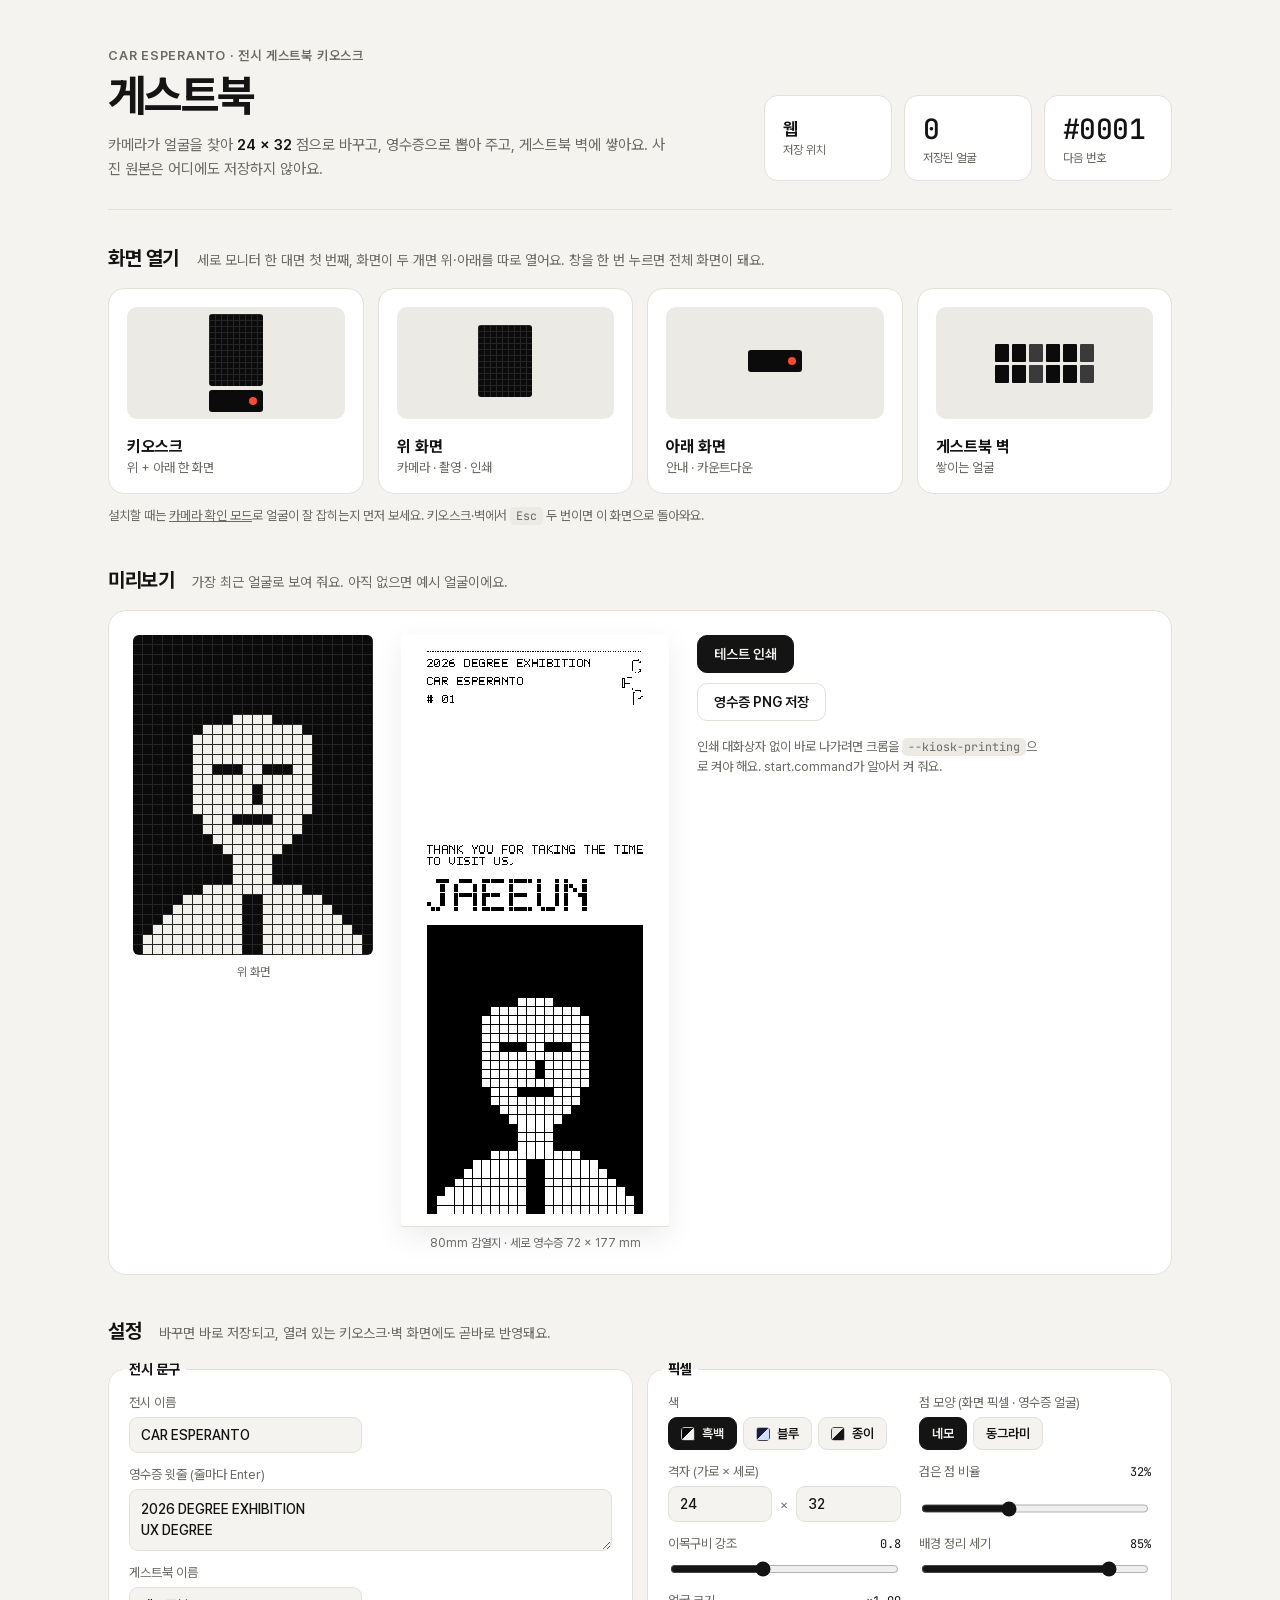
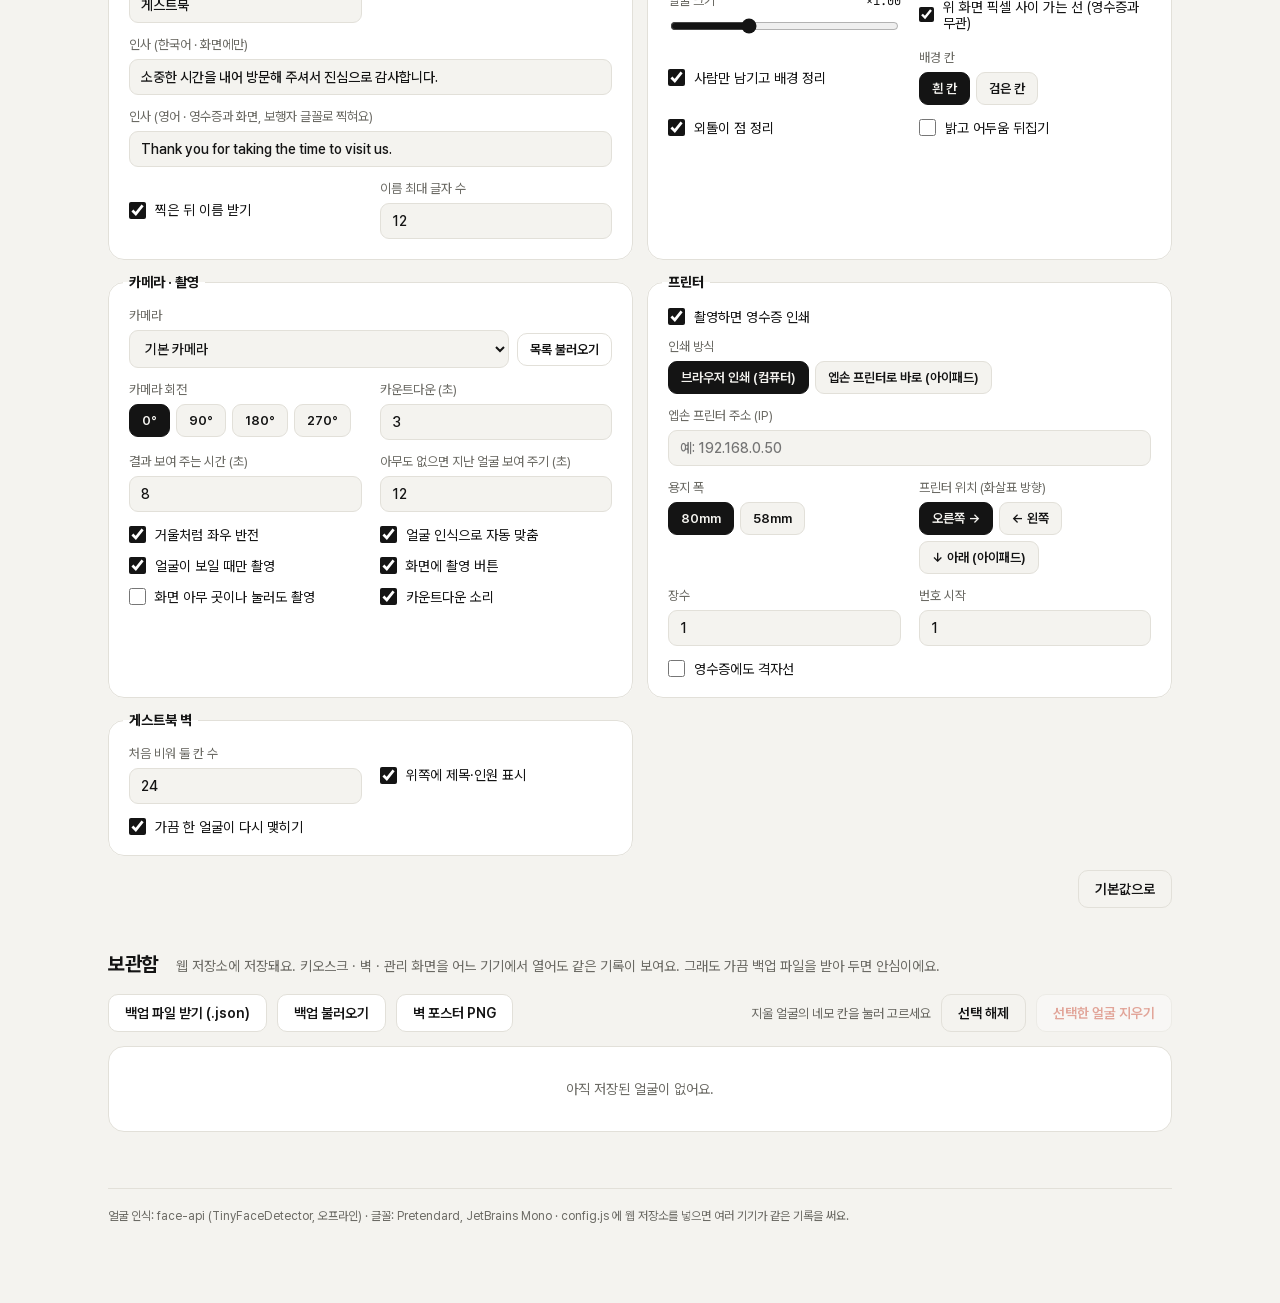
<file: index.html>
<!doctype html>
<html lang="ko">
<head>
<meta charset="utf-8">
<meta name="viewport" content="width=device-width, initial-scale=1">
<title>게스트북 · 관리</title>
<link rel="stylesheet" href="css/base.css?v=1795400000">
<link rel="stylesheet" href="css/admin.css?v=1795400000">
</head>
<body>
<main>
  <header class="top">
    <div>
      <p class="kicker"><span data-bind="title">CAR ESPERANTO</span> · 전시 게스트북 키오스크</p>
      <h1>게스트북</h1>
      <p class="lede">카메라가 얼굴을 찾아 <b data-bind="grid">24 × 32</b> 점으로 바꾸고, 영수증으로 뽑아 주고, 게스트북 벽에 쌓아요. 사진 원본은 어디에도 저장하지 않아요.</p>
    </div>
    <div class="stats">
      <div class="stat"><span id="stStore" style="font-size:18px;font-weight:650;padding-top:8px">…</span><small>저장 위치</small></div>
      <div class="stat"><span class="mono" id="stCount">0</span><small>저장된 얼굴</small></div>
      <div class="stat"><span class="mono" id="stNext">#0001</span><small>다음 번호</small></div>
    </div>
  </header>

  <div class="warn" id="fileWarn" hidden>
    지금 파일을 직접 열었어요. 카메라와 얼굴 인식은 <b>start.command</b>(맥) 또는 <b>start.bat</b>(윈도우)로 열어야 제대로 돌아가요.
  </div>

  <!-- 1. 화면 열기 -->
  <section>
    <div class="sec-head"><h2>화면 열기</h2><p>세로 모니터 한 대면 첫 번째, 화면이 두 개면 위·아래를 따로 열어요. 창을 한 번 누르면 전체 화면이 돼요.</p></div>
    <div class="launch">
      <a class="card" href="kiosk.html?screen=both" target="_blank" data-win="both">
        <div class="diagram d-both"><i class="t"></i><i class="b"></i></div>
        <b>키오스크</b><span>위 + 아래 한 화면</span>
      </a>
      <a class="card" href="kiosk.html?screen=top" target="_blank" data-win="top">
        <div class="diagram d-top"><i class="t"></i></div>
        <b>위 화면</b><span>카메라 · 촬영 · 인쇄</span>
      </a>
      <a class="card" href="kiosk.html?screen=bottom" target="_blank" data-win="bottom">
        <div class="diagram d-bottom"><i class="b"></i></div>
        <b>아래 화면</b><span>안내 · 카운트다운</span>
      </a>
      <a class="card" href="wall.html" target="_blank" data-win="wall">
        <div class="diagram d-wall"><i></i><i></i><i></i><i></i><i></i><i></i><i></i><i></i><i></i><i></i><i></i><i></i></div>
        <b>게스트북 벽</b><span>쌓이는 얼굴</span>
      </a>
    </div>
    <p class="hint">설치할 때는 <a href="kiosk.html?screen=both&amp;debug" target="_blank">카메라 확인 모드</a>로 얼굴이 잘 잡히는지 먼저 보세요. 키오스크·벽에서 <kbd>Esc</kbd> 두 번이면 이 화면으로 돌아와요.</p>
  </section>

  <!-- 2. 미리보기 -->
  <section>
    <div class="sec-head"><h2>미리보기</h2><p>가장 최근 얼굴로 보여 줘요. 아직 없으면 예시 얼굴이에요.</p></div>
    <div class="preview">
      <figure class="pv-screen">
        <canvas id="pvScreen"></canvas>
        <figcaption>위 화면</figcaption>
      </figure>
      <figure class="pv-receipt">
        <div class="paper"><canvas id="pvReceipt"></canvas></div>
        <figcaption><span id="pvPaper">80mm 영수증</span></figcaption>
      </figure>
      <div class="pv-actions">
        <button class="btn primary" id="btnTestPrint">테스트 인쇄</button>
        <button class="btn" id="btnSaveReceipt">영수증 PNG 저장</button>
        <p class="small">인쇄 대화상자 없이 바로 나가려면 크롬을 <code>--kiosk-printing</code>으로 켜야 해요. start.command가 알아서 켜 줘요.</p>
      </div>
    </div>
  </section>

  <!-- 3. 설정 -->
  <section>
    <div class="sec-head"><h2>설정</h2><p>바꾸면 바로 저장되고, 열려 있는 키오스크·벽 화면에도 곧바로 반영돼요.</p></div>
    <form id="settings" class="settings" autocomplete="off">
      <fieldset>
        <legend>전시 문구</legend>
        <label>전시 이름<input name="title" type="text"></label>
        <label class="wide">영수증 윗줄 (줄마다 Enter)<textarea name="subtitle" rows="2"></textarea></label>
        <label>게스트북 이름<input name="label" type="text"></label>
        <label class="wide">인사 (한국어 · 화면에만)<input name="thanks" type="text"></label>
        <label class="wide">인사 (영어 · 영수증과 화면, 보행자 글꼴로 찍혀요)<input name="thanksEn" type="text"></label>
        <label class="check"><input name="askName" type="checkbox">찍은 뒤 이름 받기</label>
        <label>이름 최대 글자 수<input name="nameMax" type="number" min="4" max="16" step="1"></label>
      </fieldset>

      <fieldset>
        <legend>픽셀</legend>
        <label>색
          <div class="seg" data-name="theme">
            <button type="button" data-v="mono"><i style="--a:#0b0b0b;--b:#f2f1ec"></i>흑백</button>
            <button type="button" data-v="blue"><i style="--a:#1d1b3b;--b:#cddfff"></i>블루</button>
            <button type="button" data-v="paper"><i style="--a:#ece9e2;--b:#161616"></i>종이</button>
          </div>
        </label>
        <label>점 모양 (화면 픽셀 · 영수증 얼굴)
          <div class="seg" data-name="shape">
            <button type="button" data-v="square">네모</button>
            <button type="button" data-v="dot">동그라미</button>
          </div>
        </label>
        <label>격자 (가로 × 세로)
          <div class="pair"><input name="cols" type="number" min="12" max="64" step="1"><span>×</span><input name="rows" type="number" min="16" max="86" step="1"></div>
        </label>
        <label>검은 점 비율 <output data-for="darkPct"></output><input name="darkPct" type="range" min="0.15" max="0.6" step="0.01"></label>
        <label>이목구비 강조 <output data-for="detail"></output><input name="detail" type="range" min="0" max="2" step="0.1"></label>
        <label>배경 정리 세기 <output data-for="bgDarken"></output><input name="bgDarken" type="range" min="0" max="1" step="0.05"></label>
        <label>얼굴 크기 <output data-for="zoom"></output><input name="zoom" type="range" min="0.6" max="1.8" step="0.05"></label>
        <label class="check"><input name="screenGrid" type="checkbox">위 화면 픽셀 사이 가는 선 (영수증과 무관)</label>
        <label class="check"><input name="segment" type="checkbox">사람만 남기고 배경 정리</label>
        <label>배경 칸
          <div class="seg" data-name="bgMode">
            <button type="button" data-v="white">흰 칸</button><button type="button" data-v="black">검은 칸</button>
          </div>
        </label>
        <label class="check"><input name="cleanup" type="checkbox">외톨이 점 정리</label>
        <label class="check"><input name="invert" type="checkbox">밝고 어두움 뒤집기</label>
      </fieldset>

      <fieldset>
        <legend>카메라 · 촬영</legend>
        <label class="wide">카메라
          <div class="pair"><select name="cameraId"><option value="">기본 카메라</option></select><button type="button" class="btn small-btn" id="btnCams">목록 불러오기</button></div>
        </label>
        <label>카메라 회전
          <div class="seg" data-name="rotate">
            <button type="button" data-v="0">0°</button><button type="button" data-v="90">90°</button><button type="button" data-v="180">180°</button><button type="button" data-v="270">270°</button>
          </div>
        </label>
        <label>카운트다운 (초)<input name="countdown" type="number" min="0" max="10" step="1"></label>
        <label>결과 보여 주는 시간 (초)<input name="holdSeconds" type="number" min="3" max="30" step="1"></label>
        <label>아무도 없으면 지난 얼굴 보여 주기 (초)<input name="attractAfter" type="number" min="3" max="120" step="1"></label>
        <label class="check"><input name="mirror" type="checkbox">거울처럼 좌우 반전</label>
        <label class="check"><input name="faceDetect" type="checkbox">얼굴 인식으로 자동 맞춤</label>
        <label class="check"><input name="requireFace" type="checkbox">얼굴이 보일 때만 촬영</label>
        <label class="check"><input name="screenButton" type="checkbox">화면에 촬영 버튼</label>
        <label class="check"><input name="tapToShoot" type="checkbox">화면 아무 곳이나 눌러도 촬영</label>
        <label class="check"><input name="sound" type="checkbox">카운트다운 소리</label>
      </fieldset>

      <fieldset>
        <legend>프린터</legend>
        <label class="check"><input name="print" type="checkbox">촬영하면 영수증 인쇄</label>
        <label class="wide">인쇄 방식
          <div class="seg" data-name="printMode">
            <button type="button" data-v="browser">브라우저 인쇄 (컴퓨터)</button><button type="button" data-v="epos">엡손 프린터로 바로 (아이패드)</button>
          </div>
        </label>
        <label class="wide">엡손 프린터 주소 (IP)<input name="eposHost" type="text" placeholder="예: 192.168.0.50" autocomplete="off" spellcheck="false"></label>
        <label>용지 폭
          <div class="seg" data-name="paper">
            <button type="button" data-v="80">80mm</button><button type="button" data-v="58">58mm</button>
          </div>
        </label>
        <label>프린터 위치 (화살표 방향)
          <div class="seg" data-name="printerSide">
            <button type="button" data-v="right">오른쪽 →</button><button type="button" data-v="left">← 왼쪽</button><button type="button" data-v="down">↓ 아래 (아이패드)</button>
          </div>
        </label>
        <label>장수<input name="copies" type="number" min="1" max="5" step="1"></label>
        <label>번호 시작<input name="numberStart" type="number" min="1" step="1"></label>
        <label class="check"><input name="receiptGrid" type="checkbox">영수증에도 격자선</label>
      </fieldset>

      <fieldset>
        <legend>게스트북 벽</legend>
        <label>처음 비워 둘 칸 수<input name="wallMinSlots" type="number" min="1" max="400" step="1"></label>
        <label class="check"><input name="wallHeader" type="checkbox">위쪽에 제목·인원 표시</label>
        <label class="check"><input name="wallTwinkle" type="checkbox">가끔 한 얼굴이 다시 맺히기</label>
      </fieldset>
      <div class="form-foot"><span class="saved" id="saved">저장됨</span><button type="button" class="btn ghost" id="btnReset">기본값으로</button></div>
    </form>
  </section>

  <!-- 4. 보관함 -->
  <section>
    <div class="sec-head"><h2>보관함</h2><p id="storeNote">이 컴퓨터의 크롬 안에 저장돼요. 전시 중에는 하루에 한 번 백업 파일을 받아 두세요.</p></div>
    <div class="archive-bar">
      <button class="btn" id="btnExport">백업 파일 받기 (.json)</button>
      <label class="btn">백업 불러오기<input type="file" id="fileImport" accept="application/json,.json" hidden></label>
      <button class="btn" id="btnPoster">벽 포스터 PNG</button>
      <span class="grow"></span>
      <span class="pick-info" id="pickInfo">지울 얼굴의 네모 칸을 눌러 고르세요</span>
      <button class="btn ghost" id="btnPickNone" hidden>선택 해제</button>
      <button class="btn danger" id="btnDelPicked" disabled>선택한 얼굴 지우기</button>
    </div>
    <div class="archive" id="archive"><p class="empty">아직 저장된 얼굴이 없어요.</p></div>
    <div class="selected" id="selected" hidden>
      <canvas id="selCanvas"></canvas>
      <div>
        <p class="mono sel-no" id="selNo">#0000</p>
        <p class="small" id="selMeta"></p>
        <div class="row">
          <button class="btn" id="btnReprint">영수증 다시 인쇄</button>
          <button class="btn" id="btnSaveSel">영수증 PNG 저장</button>
          <button class="btn danger" id="btnDelete">이 얼굴 지우기</button>
        </div>
      </div>
    </div>
  </section>

  <footer>얼굴 인식: face-api (TinyFaceDetector, 오프라인) · 글꼴: Pretendard, JetBrains Mono · config.js 에 웹 저장소를 넣으면 여러 기기가 같은 기록을 써요.</footer>
</main>
<script src="config.js"></script>
<script src="js/common.js?v=1795400000"></script>
<script src="js/dotname.js?v=1795400000"></script>
<script src="js/admin.js?v=1795400000"></script>
</body>
</html>
</file>
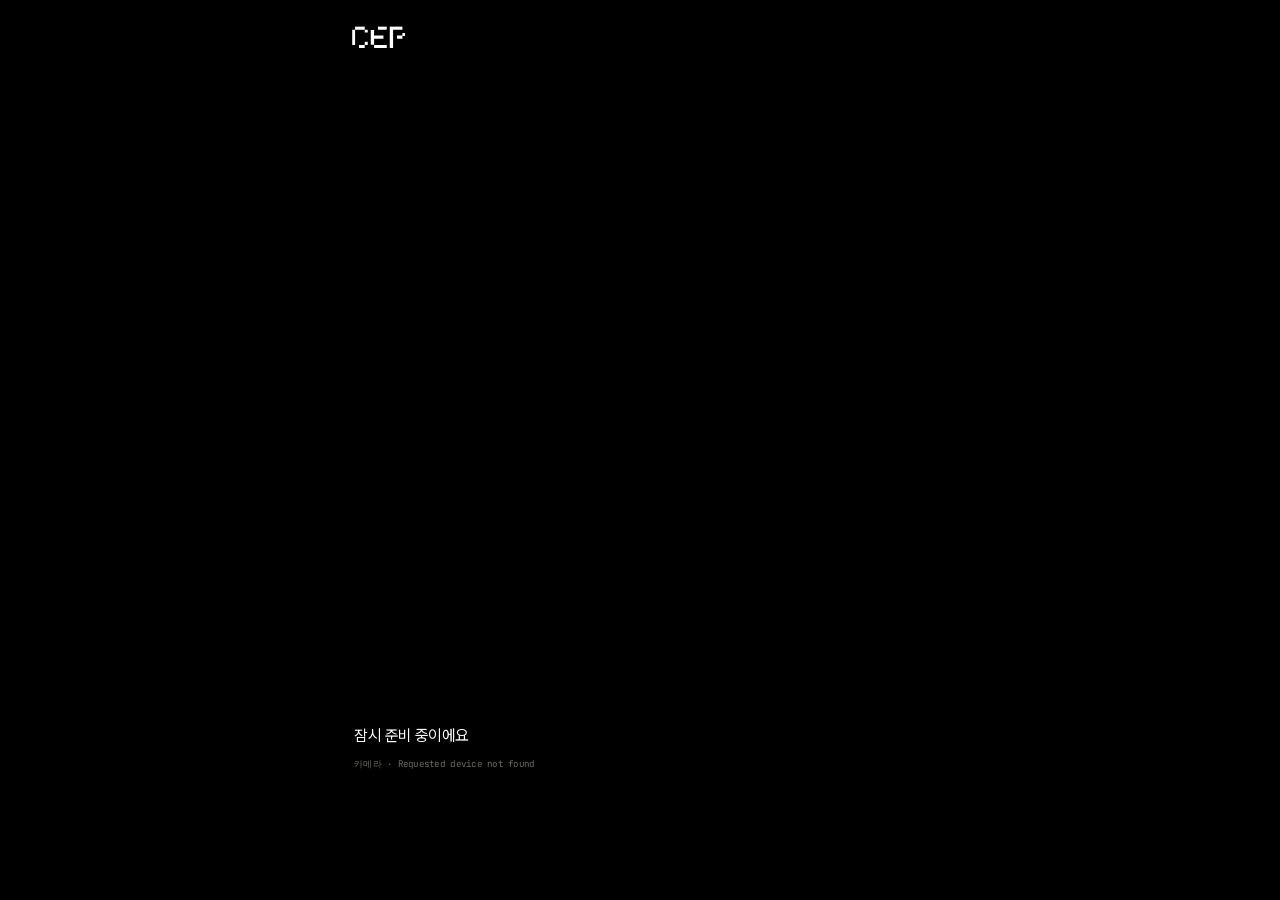
<file: kiosk.html>
<!doctype html>
<html lang="ko">
<head>
<meta charset="utf-8">
<meta name="viewport" content="width=device-width, initial-scale=1, maximum-scale=1, user-scalable=no, viewport-fit=cover">
<meta name="apple-mobile-web-app-capable" content="yes">
<meta name="mobile-web-app-capable" content="yes">
<meta name="apple-mobile-web-app-status-bar-style" content="black-translucent">
<meta name="apple-mobile-web-app-title" content="게스트북">
<meta name="theme-color" content="#000000">
<link rel="manifest" href="manifest.webmanifest">
<link rel="apple-touch-icon" href="icons/icon-180.png">
<title>게스트북 · 키오스크</title>
<link rel="stylesheet" href="css/base.css?v=1795400000">
<link rel="stylesheet" href="css/kiosk.css?v=1795400000">
</head>
<body data-state="boot">
<!-- 피그마 "Guest book design · Section 1 · kiosk ui" 를 1024 × 1366 (iPad Pro 12.9) 좌표 그대로 옮김 -->
<div id="stage">
  <canvas id="faces" aria-hidden="true"></canvas>
  <canvas id="pix" aria-label="픽셀 얼굴"></canvas>
  <div id="dim"></div>
  <div id="flash"></div>
  <i class="svg" id="digit" aria-live="polite"></i>
  <i class="svg ui" id="logo" role="button" aria-label="처음으로"></i>

  <!-- 메인 -->
  <div class="view" id="v-main">
    <div id="mainFade"></div>
    <i class="svg" id="mainTitle" aria-label="CARESPERANTO GUEST BOOK"></i>
    <p id="mainSub">화면을 터치해 방명록을 남겨주세요</p>
  </div>

  <!-- 도형 -->
  <div class="view" id="v-shape">
    <i class="svg title" id="tShape" aria-label="CHOOSE A SHAPE"></i>
    <p class="sub" id="shapeSub">원하시는 도형을 선택해주세요</p>
    <button type="button" class="shape sq" data-shape="square" aria-label="네모"><span></span></button>
    <button type="button" class="shape ci" data-shape="dot" aria-label="동그라미"><span></span></button>
  </div>

  <!-- 촬영 -->
  <div class="view" id="v-photo">
    <i class="svg title" id="tPhoto" aria-label="TAKE A PHOTO"></i>
    <p class="sub" id="photoSub">버튼을 눌러 촬영하세요.</p>
    <button type="button" id="shutter" aria-label="촬영"><i class="svg"></i></button>
    <button type="button" id="retake" aria-label="다시 찍기"><i class="svg"></i><span>RETAKE</span></button>
  </div>

  <!-- 이름 -->
  <div class="view" id="v-name">
    <i class="svg title" id="tName" aria-label="ENTER YOUR NAME"></i>
    <p class="sub" id="nameSub">이름을 입력해주세요.</p>
    <canvas id="nameCv"></canvas>
    <div class="kbd" id="kbdName"></div>
  </div>

  <!-- 남길 말 (터치로 글씨/그림) -->
  <div class="view" id="v-message">
    <div id="paper">
      <i class="svg" id="tMessage" aria-label="LEAVE A MESSAGE"></i>
      <p id="msgSub">터치로 글씨를 쓰거나 그림을 그려보세요.</p>
      <canvas id="drawCv"></canvas>
    </div>
    <div id="deco"></div>
    <button type="button" id="clearBtn" aria-label="지우기"><span>✕ CLEAR</span></button>
  </div>

  <!-- 감사 · 출력 -->
  <div class="view" id="v-thanks">
    <canvas id="thanksName"></canvas>
    <p class="sub" id="thanksSub"><span data-bind="thanks"></span><br><span data-bind="thanksEn"></span></p>
    <button type="button" class="svg-btn" id="printBtn" aria-label="PRINT"><i class="svg"></i></button>
    <button type="button" class="svg-btn" id="gbBtn" aria-label="GUEST BOOK"><i class="svg"></i></button>
  </div>

  <!-- 준비 중 -->
  <div class="view" id="v-error">
    <p class="sub" id="errTitle">잠시 준비 중이에요</p>
    <p class="mono" id="errMsg"></p>
  </div>

  <button type="button" class="svg-btn" id="nextBtn" aria-label="NEXT"><i class="svg"></i></button>
  <div id="toast" role="status"></div>
</div>
<video id="cam" playsinline muted></video>

<script src="vendor/face-api.js"></script>
<script src="vendor/selfie/selfie_segmentation.js"></script>
<script src="config.js"></script>
<script src="js/common.js?v=1795400000"></script>
<script src="js/dotname.js?v=1795400000"></script>
<script src="js/hangul.js?v=1795400000"></script>
<script src="js/kiosk.js?v=1795400000"></script>
</body>
</html>
</file>
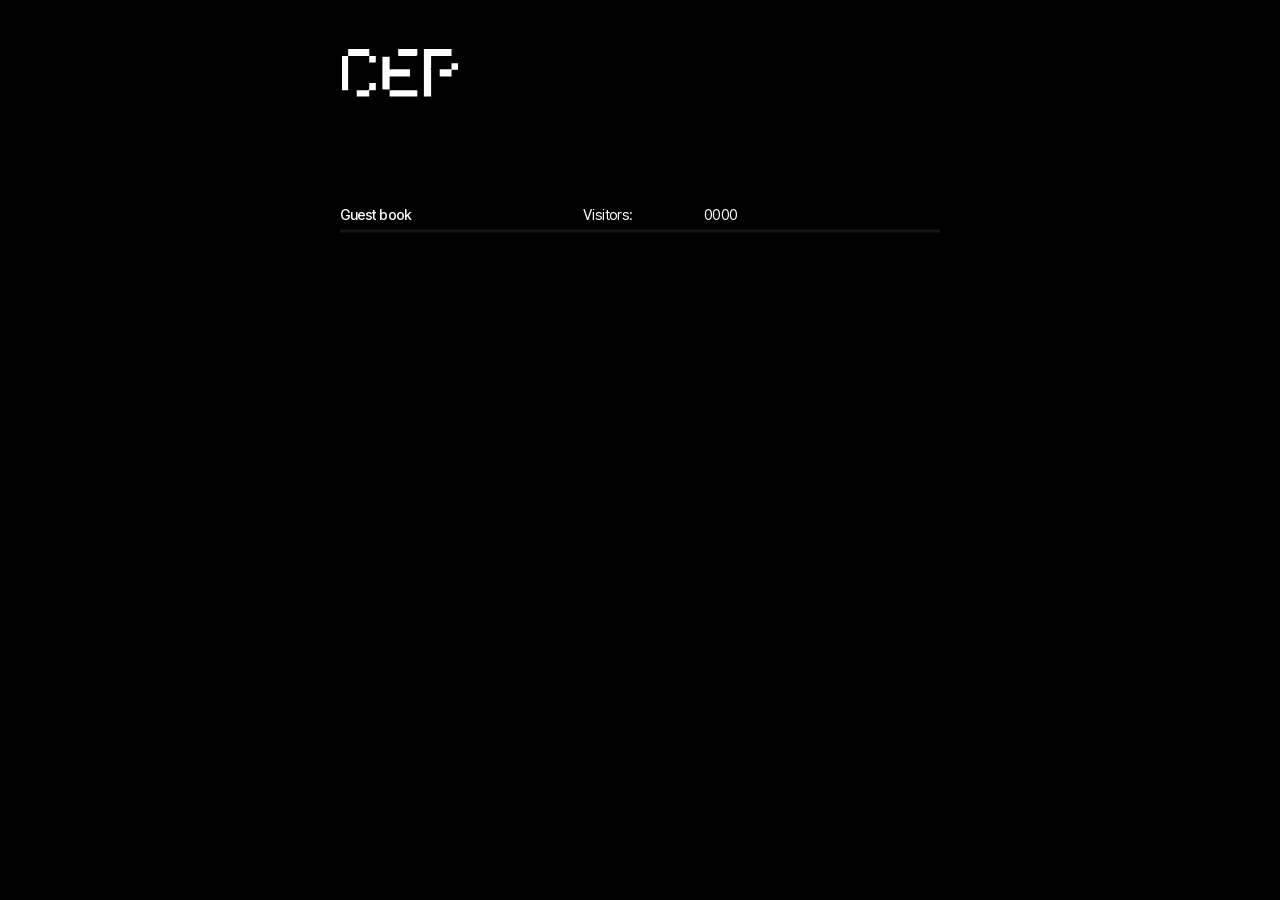
<file: wall.html>
<!doctype html>
<html lang="ko">
<head>
<meta charset="utf-8">
<meta name="viewport" content="width=device-width, initial-scale=1, maximum-scale=1, user-scalable=no, viewport-fit=cover">
<meta name="apple-mobile-web-app-capable" content="yes">
<meta name="theme-color" content="#000000">
<title>게스트북 · GUEST BOOK</title>
<link rel="stylesheet" href="css/base.css?v=1795400000">
<link rel="stylesheet" href="css/wall.css?v=1795400000">
</head>
<body>
<!-- 피그마 "Guest book design · Section 1 · guest book ui" (Main · Front · Back) 를 1024 × 1366 좌표 그대로 -->
<div id="stage">
  <i class="svg" id="logo" role="button" aria-label="CEP"></i>
  <p class="hd" id="hGuest">Guest book</p>
  <p class="hd" id="hVisitors">Visitors:</p>
  <p class="hd" id="hCount">0000</p>
  <div id="grid"><div id="gridIn"></div></div>

  <div id="detail" hidden>
    <div id="dim"></div>
    <button type="button" class="pill" id="reprint">REPRINT</button>
    <button type="button" class="pill red" id="delete">DELETE</button>
    <div id="card"><img id="cardImg" alt=""></div>
    <button type="button" class="arrow" id="prev" aria-label="이전"><i class="svg"></i></button>
    <button type="button" class="arrow" id="next" aria-label="다음"><i class="svg"></i></button>
    <p id="caption"></p>
  </div>
  <div id="toast" role="status"></div>
</div>
<script src="config.js"></script>
<script src="js/common.js?v=1795400000"></script>
<script src="js/dotname.js?v=1795400000"></script>
<script src="js/wall.js?v=1795400000"></script>
</body>
</html>
</file>
<file: css/base.css>
@font-face { font-family: 'Pretendard'; src: url('../fonts/PretendardVariable.woff2') format('woff2-variations'), url('../fonts/PretendardVariable.woff2') format('woff2'); font-weight: 45 920; font-display: block; }
@font-face { font-family: 'JetBrains Mono'; src: url('../fonts/jetbrains-mono-latin-400-normal.woff2') format('woff2'); font-weight: 400; font-display: block; }
@font-face { font-family: 'JetBrains Mono'; src: url('../fonts/jetbrains-mono-latin-500-normal.woff2') format('woff2'); font-weight: 500; font-display: block; }
@font-face { font-family: 'JetBrains Mono'; src: url('../fonts/jetbrains-mono-latin-700-normal.woff2') format('woff2'); font-weight: 700; font-display: block; }

:root {
  --sans: 'Pretendard', -apple-system, 'Apple SD Gothic Neo', 'Malgun Gothic', system-ui, sans-serif;
  --mono: 'JetBrains Mono', 'SF Mono', Menlo, Consolas, monospace;
}
*, *::before, *::after { box-sizing: border-box; }
.mono { font-family: var(--mono); font-variant-numeric: tabular-nums; }
html.nocursor, html.nocursor * { cursor: none !important; }
</file>
<file: css/admin.css>
:root {
  --bg: #f4f3ef; --card: #ffffff; --ink: #141414; --sub: #6b6a64; --line: #e2e0d9; --soft: #eceae4;
  --accent: #ff4a2e; --danger: #c8321b; --ok: #1f7a4d;
  color-scheme: light;
}
@media (prefers-color-scheme: dark) {
  :root { --bg: #111111; --card: #1a1a1a; --ink: #f0efea; --sub: #9a988f; --line: #2b2b2a; --soft: #232322; --danger: #ff6b55; --ok: #5fd39a; color-scheme: dark; }
}
html, body { margin: 0; background: var(--bg); color: var(--ink); font-family: var(--sans); -webkit-font-smoothing: antialiased; }
main { max-width: 1120px; margin: 0 auto; padding: 48px 28px 80px; }
a { color: inherit; }
code, kbd { font-family: var(--mono); font-size: .9em; background: var(--soft); padding: 1px 6px; border-radius: 5px; }

.top { display: flex; justify-content: space-between; gap: 32px; align-items: flex-end; padding-bottom: 28px; border-bottom: 1px solid var(--line); }
.kicker { margin: 0 0 10px; font-size: 13px; font-weight: 600; letter-spacing: .06em; color: var(--sub); text-transform: uppercase; }
h1 { margin: 0; font-size: 44px; letter-spacing: -0.035em; font-weight: 750; line-height: 1.05; }
.lede { margin: 14px 0 0; max-width: 560px; color: var(--sub); line-height: 1.6; font-size: 15px; }
.lede b { color: var(--ink); font-weight: 600; }
.stats { display: flex; gap: 12px; }
.stat { background: var(--card); border: 1px solid var(--line); border-radius: 14px; padding: 14px 18px; min-width: 128px; }
.stat span { display: block; font-size: 28px; font-weight: 500; letter-spacing: -0.02em; }
.stat small { color: var(--sub); font-size: 12px; }

.warn { margin-top: 20px; padding: 14px 18px; border-radius: 12px; background: color-mix(in srgb, var(--accent) 12%, var(--card)); border: 1px solid color-mix(in srgb, var(--accent) 40%, transparent); font-size: 14px; line-height: 1.5; }

section { padding: 36px 0 8px; }
.sec-head { display: flex; align-items: baseline; gap: 18px; flex-wrap: wrap; margin-bottom: 18px; }
h2 { margin: 0; font-size: 20px; letter-spacing: -0.02em; }
.sec-head p { margin: 0; color: var(--sub); font-size: 14px; }

.launch { display: grid; grid-template-columns: repeat(4, 1fr); gap: 14px; }
.card { display: flex; flex-direction: column; gap: 4px; padding: 18px; background: var(--card); border: 1px solid var(--line); border-radius: 16px; text-decoration: none; transition: border-color .15s, transform .15s; }
.card:hover { border-color: var(--ink); transform: translateY(-2px); }
.card b { font-size: 16px; margin-top: 14px; }
.card span { font-size: 13px; color: var(--sub); }
.diagram { height: 112px; border-radius: 10px; background: var(--soft); display: grid; place-items: center; }
.d-both, .d-top, .d-bottom { grid-template-rows: auto auto; align-content: center; gap: 4px; }
.diagram .t { width: 54px; height: 72px; background: #0b0b0b; border-radius: 3px; background-image: linear-gradient(#262626 1px, transparent 1px), linear-gradient(90deg, #262626 1px, transparent 1px); background-size: 6px 6px; }
.diagram .b { width: 54px; height: 22px; background: #0b0b0b; border-radius: 3px; position: relative; }
.diagram .b::after { content: ''; position: absolute; right: 6px; top: 7px; width: 8px; height: 8px; border-radius: 50%; background: var(--accent); }
.d-wall { grid-template-columns: repeat(6, 14px); gap: 3px; align-content: center; justify-content: center; }
.d-wall i { width: 14px; height: 18px; background: #0b0b0b; border-radius: 1px; }
.d-wall i:nth-child(3n) { background: #3a3a3a; }
.hint { color: var(--sub); font-size: 13px; margin: 14px 0 0; }

.preview { display: grid; grid-template-columns: auto auto 1fr; gap: 28px; align-items: start; background: var(--card); border: 1px solid var(--line); border-radius: 18px; padding: 24px; }
figure { margin: 0; }
figcaption { font-size: 12px; color: var(--sub); margin-top: 10px; text-align: center; }
#pvScreen { display: block; width: 240px; height: 320px; border-radius: 6px; }
.paper { background: #fff; padding: 0 14px; box-shadow: 0 1px 0 var(--line), 0 10px 30px rgba(0,0,0,.08); border-radius: 2px; }
#pvReceipt { display: block; width: 380px; max-width: 100%; image-rendering: pixelated; }
.pv-actions { display: flex; flex-direction: column; gap: 10px; align-items: flex-start; }
.small { font-size: 13px; color: var(--sub); line-height: 1.55; margin: 6px 0 0; max-width: 340px; }

.btn { appearance: none; border: 1px solid var(--line); background: var(--card); color: var(--ink); font: 600 14px var(--sans); padding: 10px 16px; border-radius: 10px; cursor: pointer; display: inline-flex; align-items: center; gap: 6px; transition: border-color .15s, background .15s; }
.btn:hover { border-color: var(--ink); }
.btn.primary { background: var(--ink); color: var(--bg); border-color: var(--ink); }
.btn.danger { color: var(--danger); }
.btn.danger.arm { background: var(--danger); color: #fff; border-color: var(--danger); }
.btn.ghost { background: transparent; }
.btn.small-btn { padding: 8px 12px; font-size: 13px; white-space: nowrap; }

.settings { display: grid; grid-template-columns: 1fr 1fr; gap: 14px; }
fieldset { margin: 0; border: 1px solid var(--line); background: var(--card); border-radius: 16px; padding: 18px 20px 20px; display: grid; grid-template-columns: 1fr 1fr; gap: 14px 18px; align-content: start; min-width: 0; }
legend { padding: 0 6px; margin-left: -6px; font-weight: 700; font-size: 14px; }
fieldset label { display: flex; flex-direction: column; gap: 7px; font-size: 13px; color: var(--sub); min-width: 0; }
fieldset label.wide { grid-column: 1 / -1; }
fieldset label output { color: var(--ink); font-family: var(--mono); font-size: 12px; }
fieldset label:has(output) { flex-direction: row; flex-wrap: wrap; justify-content: space-between; }
fieldset label:has(output) input { flex-basis: 100%; }
input[type=text], input[type=number], select, textarea { font: 500 14px var(--sans); color: var(--ink); background: var(--bg); border: 1px solid var(--line); border-radius: 9px; padding: 9px 11px; width: 100%; min-width: 0; }
input:focus, select:focus { outline: 2px solid var(--ink); outline-offset: -1px; }
input[type=range] { width: 100%; accent-color: var(--ink); }
label.check { flex-direction: row; align-items: center; gap: 9px; color: var(--ink); font-size: 14px; }
label.check input { width: 17px; height: 17px; accent-color: var(--ink); margin: 0; }
.pair { display: flex; gap: 8px; align-items: center; }
.pair span { color: var(--sub); }
.seg { display: flex; flex-wrap: wrap; gap: 6px; }
.seg button { appearance: none; border: 1px solid var(--line); background: var(--bg); color: var(--ink); font: 600 13px var(--sans); padding: 8px 12px; border-radius: 9px; cursor: pointer; display: inline-flex; align-items: center; gap: 7px; }
.seg button.on { background: var(--ink); color: var(--bg); border-color: var(--ink); }
.seg i { width: 14px; height: 14px; border-radius: 4px; background: linear-gradient(135deg, var(--a) 50%, var(--b) 50%); border: 1px solid rgba(128,128,128,.4); }
.form-foot { grid-column: 1 / -1; display: flex; justify-content: flex-end; align-items: center; gap: 14px; }
.saved { font-size: 13px; color: var(--ok); opacity: 0; transition: opacity .3s; }
.saved.on { opacity: 1; }

.archive-bar { display: flex; gap: 10px; flex-wrap: wrap; align-items: center; margin-bottom: 14px; }
.grow { flex: 1; }
.archive { display: grid; grid-template-columns: repeat(auto-fill, minmax(66px, 1fr)); gap: 8px; background: var(--card); border: 1px solid var(--line); border-radius: 16px; padding: 16px; max-height: 460px; overflow: auto; }
.archive .empty { grid-column: 1 / -1; color: var(--sub); font-size: 14px; margin: 18px 0; text-align: center; }
.thumb { appearance: none; border: 0; padding: 0; background: none; cursor: pointer; display: flex; flex-direction: column; gap: 4px; align-items: stretch; color: var(--sub); font: 500 10px var(--mono); }
.thumb canvas { width: 100%; aspect-ratio: 3 / 4; image-rendering: pixelated; border-radius: 3px; outline: 2px solid transparent; outline-offset: 2px; }
.thumb.sel canvas { outline-color: var(--ink); }
.selected { display: flex; gap: 20px; align-items: center; margin-top: 14px; background: var(--card); border: 1px solid var(--line); border-radius: 16px; padding: 16px; }
#selCanvas { width: 96px; image-rendering: pixelated; border-radius: 4px; }
.sel-no { font-size: 26px; margin: 0; font-weight: 500; }
.row { display: flex; gap: 10px; margin-top: 12px; flex-wrap: wrap; }

footer { margin-top: 48px; padding-top: 20px; border-top: 1px solid var(--line); font-size: 12px; color: var(--sub); }

@media (max-width: 900px) {
  .launch { grid-template-columns: repeat(2, 1fr); }
  .settings { grid-template-columns: 1fr; }
  .preview { grid-template-columns: 1fr 1fr; }
  .pv-actions { grid-column: 1 / -1; }
  .top { flex-direction: column; align-items: flex-start; }
}
@media (max-width: 520px) {
  main { padding: 28px 16px 60px; }
  h1 { font-size: 34px; }
  fieldset { grid-template-columns: 1fr; }
  .preview { grid-template-columns: 1fr; justify-items: center; }
  .launch { gap: 10px; }
}
.selected[hidden] { display: none; }

textarea { resize: vertical; line-height: 1.5; }

.thumb { position: relative; }
.thumb .pick { position: absolute; top: 6px; left: 6px; width: 22px; height: 22px; border-radius: 6px; border: 2px solid rgba(255,255,255,.9); background: rgba(0,0,0,.45); display: grid; place-items: center; box-shadow: 0 1px 3px rgba(0,0,0,.4); }
.thumb .pick::after { content: ''; width: 10px; height: 6px; border-left: 2.5px solid #fff; border-bottom: 2.5px solid #fff; transform: rotate(-45deg) translate(1px, -1px); opacity: 0; }
.thumb.picked .pick { background: var(--danger); border-color: var(--danger); }
.thumb.picked .pick::after { opacity: 1; }
.thumb.picked canvas { outline-color: var(--danger); opacity: .75; }
.pick-info { font-size: 13px; color: var(--sub); }
.btn:disabled { opacity: .4; cursor: default; }
</file>
<file: css/kiosk.css>
/* 키오스크 · 피그마 Guest book design (Section 1 · kiosk ui) 그대로
   모든 좌표는 iPad Pro 12.9 세로 화면 1024 × 1366 기준 px (피그마 프레임 값) */
html, body { background: #000; }
#stage { position: fixed; left: 50%; top: 50%; width: 1024px; height: 1366px; transform-origin: 0 0; background: #000; overflow: hidden; color: #fff; }

/* SVG 글자 · 아이콘: 마스크로 그려 색은 color 로 정함 (assets/ui/*.svg) */
.svg { display: block; position: absolute; background: currentColor; -webkit-mask: var(--m) no-repeat 0 0 / 100% 100%; mask: var(--m) no-repeat 0 0 / 100% 100%; font-style: normal; }
button:focus { outline: none; }
button { appearance: none; -webkit-appearance: none; border: 0; padding: 0; margin: 0; background: none; color: inherit; font: inherit; cursor: pointer; -webkit-tap-highlight-color: transparent; }

#logo { --m: url(../assets/ui/logo-cep.svg); left: 74.9px; top: 39.5px; width: 80.7px; height: 33.3px; color: #fff; z-index: 6; cursor: pointer; }
#logo::before { content: ''; position: absolute; inset: -16px -20px; }
#pix { position: absolute; left: 75.6px; top: 97.95px; width: 870.8px; height: 943.4px; }
#faces { position: absolute; left: 0; top: 0; width: 1024px; height: 1366px; }
#dim { position: absolute; inset: 0; background: rgba(0, 0, 0, 0.81); opacity: 0; pointer-events: none; z-index: 2; }
#flash { position: absolute; left: 75.6px; top: 97.95px; width: 870.8px; height: 943.4px; background: #fff; opacity: 0; pointer-events: none; z-index: 3; }
#flash.on { animation: flash 520ms ease-out; }
@keyframes flash { 0% { opacity: .95; } 100% { opacity: 0; } }
#digit { left: 422px; top: 438.7px; width: 178px; height: 262px; color: #fff; z-index: 3; opacity: 0; }
#digit.on { opacity: 1; }
#digit.tick { animation: tick 1000ms cubic-bezier(.2,.7,.2,1); }
@keyframes tick { 0% { transform: scale(1.12); opacity: 0; } 14% { opacity: 1; } 100% { transform: scale(1); opacity: 1; } }
#cam { position: fixed; width: 2px; height: 2px; opacity: 0; pointer-events: none; left: -10px; top: -10px; }

.view { position: absolute; inset: 0; display: none; z-index: 4; }
.title { color: #fff; }
.sub { position: absolute; left: 78px; top: 1139.27px; margin: 0; font: 400 22px/43px var(--sans); letter-spacing: -0.594px; white-space: nowrap; color: #fff; }

/* 상태별로 보이는 것 */
body[data-state="main"] #v-main,
body[data-state="shape"] #v-shape,
body[data-state="photo"] #v-photo, body[data-state="countdown"] #v-photo, body[data-state="review"] #v-photo,
body[data-state="name"] #v-name,
body[data-state="message"] #v-message,
body[data-state="thanks"] #v-thanks, body[data-state="printed"] #v-thanks,
body[data-state="error"] #v-error, body[data-state="boot"] #v-error { display: block; }
body[data-state="main"] #logo, body[data-state="main"] #pix,
body[data-state="boot"] #pix, body[data-state="error"] #pix { display: none; }
body:not([data-state="main"]) #faces { display: none; }
body[data-state="countdown"] #pix { opacity: .8; }
body[data-state="message"] #dim { opacity: 1; }

/* 메인 */
#v-main { cursor: pointer; }
#mainTitle { --m: url(../assets/ui/title-guestbook.svg); left: 137px; top: 304px; width: 750px; height: 198px; color: #fff; }
#mainSub { position: absolute; left: 0; right: 0; top: 1198.3px; margin: 0; text-align: center; font: 400 22px/43px var(--sans); letter-spacing: -0.594px; color: #fff; z-index: 2; }
#mainFade { position: absolute; left: -7.82px; top: 726.44px; width: 1031.82px; height: 639.56px; background: linear-gradient(to bottom, rgba(0,0,0,.15) 0%, rgba(0,0,0,.71) 62.019%, #000 93.75%); pointer-events: none; }

/* 도형 */
#tShape { --m: url(../assets/ui/t-choose-a-shape.svg); left: 78px; top: 1094.2px; width: 389px; height: 35px; }
.shape { position: absolute; display: grid; place-items: center; }
.shape::before { content: ''; position: absolute; inset: -22px; }
.shape span { display: block; background: #fff; }
.shape.sq { left: 78px; top: 1250.29px; width: 47.531px; height: 47.531px; }
.shape.sq span { width: 47.531px; height: 47.531px; }
.shape.ci { left: 192.85px; top: 1248.81px; width: 50.502px; height: 50.502px; }
.shape.ci span { width: 50.502px; height: 50.502px; border-radius: 50%; }
.shape.on span { background: #ff0005; }

/* 촬영 */
#tPhoto { --m: url(../assets/ui/t-take-a-photo.svg); left: 76px; top: 1093px; width: 310px; height: 36px; }
#shutter { position: absolute; left: 456px; top: 1231.11px; width: 100px; height: 100px; color: #fff; }
#shutter .svg { --m: url(../assets/ui/shutter.svg); inset: 0; width: 100px; height: 100px; }
#shutter:active .svg { transform: scale(.95); }
body[data-state="countdown"] #shutter { pointer-events: none; }
#retake { position: absolute; left: 66px; top: 1250px; width: 72px; height: 92px; display: none; color: #fff; }
#retake .svg { --m: url(../assets/ui/retake.svg); left: 12.05px; top: 11.2px; width: 47.7px; height: 39.8px; }
#retake span { position: absolute; left: 0; right: 0; top: 47.35px; text-align: center; font: 400 12px/43px var(--sans); letter-spacing: -0.324px; }
body[data-state="review"] #retake { display: block; }

/* 이름 */
#tName { --m: url(../assets/ui/t-enter-your-name.svg); left: 77px; top: 1050px; width: 347px; height: 34px; }
#nameSub { left: 76px; top: 1090px; color: #c6c6c6; }
#nameCv { position: absolute; left: 76px; top: 1120px; width: 760px; height: 72px; }

/* 이름 키보드 (크게, 화면 아래 전체 폭) */
.kbd { position: absolute; left: 62px; top: 1198px; width: 900px; height: 160px; }
.kbd button { position: absolute; width: 78px; height: 48px; background: #191818; border: 1px solid #484746; border-radius: 6px; color: #fff; font: 700 23px/1 var(--mono); display: grid; place-items: center; }
.kbd button.down, .kbd button:active { background: rgba(255, 0, 5, 0.2); border-color: #ff0005; }
.kbd button.wide { width: 120px; font: 400 30px/1 var(--sans); }
.kbd.big { left: 294.9px; top: 1119.1px; width: 440px; height: 182px; }
.kbd.big button { width: 38.4px; height: 40.04px; border-width: 1.229px; border-radius: 2.458px; font-size: 13.5px; }
.kbd.big button.wide { width: 57.58px; font-size: 24.5px; }
.kbd.big button.space { width: 167.16px; }
.kbd.big button.shift { font: 400 24px/1 var(--sans); }
.kbd.big button.shift.on { border-color: #fff; }
.kbd.big button.shift.lock { background: #f2f1ec; border-color: #f2f1ec; color: #000; }
.kbd.big button.ko { font: 600 16px/1 var(--sans); }
.kbd.big button.lang { font: 600 13px/1 var(--sans); color: #c6c6c6; }

/* 남길 말 */
#paper { position: absolute; left: 221.06px; top: 205.47px; width: 600px; height: 850px; background: #fff; border: 1px solid #444; color: #000; }
#tMessage { --m: url(../assets/ui/t-leave-a-message.svg); left: 43.94px; top: 44.53px; width: 304px; height: 30px; color: #000; }
#msgSub { position: absolute; left: 40.9px; top: 75.22px; margin: 0; font: 500 18px/43px var(--sans); letter-spacing: -0.486px; color: #333; white-space: nowrap; }
/* 터치 그림판 */
#drawCv { position: absolute; left: 30px; top: 120px; width: 540px; height: 700px; touch-action: none; cursor: crosshair; border: 1px dashed #d4d4d4; border-radius: 4px; }
@keyframes blink { 50% { opacity: 0; } }
#deco i { position: absolute; width: 39.9px; height: 39.9px; background: #fff; border: 1px solid #444; }
#clearBtn { position: absolute; left: 92px; top: 1272px; height: 28px; display: flex; align-items: center; gap: 9px; color: #fff; z-index: 5; }
#clearBtn::before { content: ''; position: absolute; inset: -18px -16px; }
#clearBtn span { font: 400 20px/1 var(--mono); letter-spacing: 1.5px; }

/* 감사 */
#thanksName { position: absolute; left: 76px; top: 1093px; width: 760px; height: 46px; }
#thanksSub { left: 76px; top: 1167.49px; line-height: 28px; color: #c6c6c6; }
.svg-btn { position: absolute; z-index: 5; }
.svg-btn::before { content: ''; position: absolute; inset: -24px -20px; }
.svg-btn .svg { inset: 0; width: 100%; height: 100%; }
#printBtn { left: 852.6px; top: 1274.4px; width: 94px; height: 24px; color: #ff0005; }
#printBtn .svg { --m: url(../assets/ui/t-print.svg); }
#gbBtn { left: 775.6px; top: 1276.7px; width: 163px; height: 20px; color: #fff; display: none; }
#gbBtn .svg { --m: url(../assets/ui/t-guest-book.svg); }
body[data-state="printed"] #printBtn { display: none; }
body[data-state="printed"] #gbBtn { display: block; }
#printBtn.busy { opacity: .5; pointer-events: none; }

#nextBtn { left: 852.6px; top: 1273.9px; width: 94px; height: 24px; color: #fff; display: none; }
#nextBtn .svg { --m: url(../assets/ui/t-next.svg); }
/* 이름 화면은 아래를 큰 키보드가 차지하므로 NEXT 를 이름 입력칸 오른쪽 위로 */
body[data-state="name"] #nextBtn { top: 1128px; }
body.can-next[data-state="shape"] #nextBtn,
body[data-state="review"] #nextBtn,
body.can-next[data-state="name"] #nextBtn,
body[data-state="message"] #nextBtn { display: block; }

/* 준비 중 */
#errTitle { left: 78px; top: 1094px; font-size: 24px; }
#errMsg { position: absolute; left: 78px; top: 1150px; right: 78px; margin: 0; font-size: 14px; color: #6c6b66; white-space: normal; }

#toast { position: absolute; left: 50%; bottom: 120px; transform: translate(-50%, 8px); padding: 12px 22px; background: #f2f1ec; color: #000; border-radius: 999px; font: 500 18px/1.3 var(--sans); opacity: 0; transition: opacity 200ms, transform 200ms; pointer-events: none; z-index: 20; white-space: nowrap; }
#toast.on { opacity: 1; transform: translate(-50%, 0); }
</file>
<file: css/wall.css>
/* 게스트북 화면 · 피그마 Guest book design (guest book ui) 그대로 · 1024 × 1366 기준 */
html, body { background: #000; }
#stage { position: fixed; left: 50%; top: 50%; width: 1024px; height: 1366px; transform-origin: 0 0; background: #000; overflow: hidden; color: #fff; }
.svg { display: block; position: absolute; background: currentColor; -webkit-mask: var(--m) no-repeat 0 0 / 100% 100%; mask: var(--m) no-repeat 0 0 / 100% 100%; font-style: normal; }
button:focus { outline: none; }
button { appearance: none; -webkit-appearance: none; border: 0; padding: 0; margin: 0; background: none; color: inherit; font: inherit; cursor: pointer; -webkit-tap-highlight-color: transparent; }

#logo { --m: url(../assets/ui/logo-cep.svg); left: 58.98px; top: 74.3px; width: 176.6px; height: 72.8px; color: #fff; cursor: pointer; }
.hd { position: absolute; top: 305.2px; margin: 0; font: 400 22px/43px var(--sans); letter-spacing: -0.594px; white-space: nowrap; }
#hGuest { left: 56.98px; font-weight: 500; }
#hVisitors { left: 425.75px; }
#hCount { left: 609.54px; color: #fefefe; font-variant-numeric: tabular-nums; }

#grid { position: absolute; left: 55.78px; top: 348.2px; width: 912.43px; height: 969.6px; background: #000; overflow-y: auto; overflow-x: hidden; -webkit-overflow-scrolling: touch; scrollbar-width: none; }
#grid::-webkit-scrollbar { display: none; }
#gridIn { position: relative; background: #161616; }
.gcard { position: absolute; width: 171px; height: 228px; cursor: pointer; }
.gcard canvas { position: absolute; inset: 0; width: 171px; height: 228px; display: block; }
.gcard .msg { position: absolute; inset: -2px; will-change: opacity; background: rgba(0, 0, 0, 0.84); opacity: 0; transition: opacity 220ms ease; display: flex; justify-content: center; padding-top: 78px; }
.gcard .msg p { margin: 0; width: 119px; text-align: center; font: 500 15px/22px var(--sans); letter-spacing: -0.405px; color: #fff; white-space: pre-wrap; word-break: keep-all; overflow-wrap: anywhere; max-height: 88px; overflow: hidden; }
.gcard .msg .msgdraw { position: absolute; inset: 0; width: 100%; height: 100%; }
.gcard.show .msg { opacity: 1; }
@media (hover: hover) { .gcard.has-msg:hover .msg { opacity: 1; } }
.gcard.fresh canvas { animation: fresh 1.6s ease-out; }
@keyframes fresh { 0% { filter: brightness(2.2); } 100% { filter: none; } }

#detail { position: absolute; inset: 0; z-index: 10; }
#detail[hidden] { display: none; }
#dim { position: absolute; inset: 0; background: rgba(0, 0, 0, 0.81); }
#card { position: absolute; left: 277.66px; top: 232.46px; width: 468.67px; height: 946.32px; background: #fff; display: grid; place-items: center; cursor: pointer; overflow: hidden; perspective: 1400px; }
#cardImg { display: block; max-width: 100%; max-height: 100%; image-rendering: pixelated; transition: transform 260ms ease, opacity 260ms ease; }
#card.flip #cardImg { transform: rotateY(90deg); opacity: .2; }
.pill { position: absolute; top: 62.26px; padding: 6px 20px; border: 1px solid #fff; border-radius: 24px; font: 400 22px/35px var(--sans); letter-spacing: -0.594px; color: #fff; white-space: nowrap; }
#reprint { left: 693.35px; }
#delete { left: 845.65px; border-color: #ff0005; color: #ff0005; }
#delete.arm { background: #ff0005; color: #fff; }
#reprint:disabled { opacity: .45; }
.arrow { position: absolute; top: 688.77px; width: 21.33px; height: 33.71px; color: #fff; }
.arrow::before { content: ''; position: absolute; inset: -26px -30px; }
.arrow .svg { inset: 0; width: 100%; height: 100%; }
#prev { left: 133.45px; } #prev .svg { --m: url(../assets/ui/chevron-left.svg); }
#next { left: 849.66px; } #next .svg { --m: url(../assets/ui/chevron-right.svg); }
#caption { position: absolute; left: 0; right: 0; top: 1230.51px; margin: 0; text-align: center; font: 500 24px/43px var(--sans); letter-spacing: -0.648px; white-space: pre; }

#toast { position: absolute; left: 50%; bottom: 80px; transform: translate(-50%, 8px); padding: 12px 22px; background: #f2f1ec; color: #000; border-radius: 999px; font: 500 18px/1.3 var(--sans); opacity: 0; transition: opacity 200ms, transform 200ms; pointer-events: none; z-index: 20; white-space: nowrap; }
#toast.on { opacity: 1; transform: translate(-50%, 0); }
</file>
